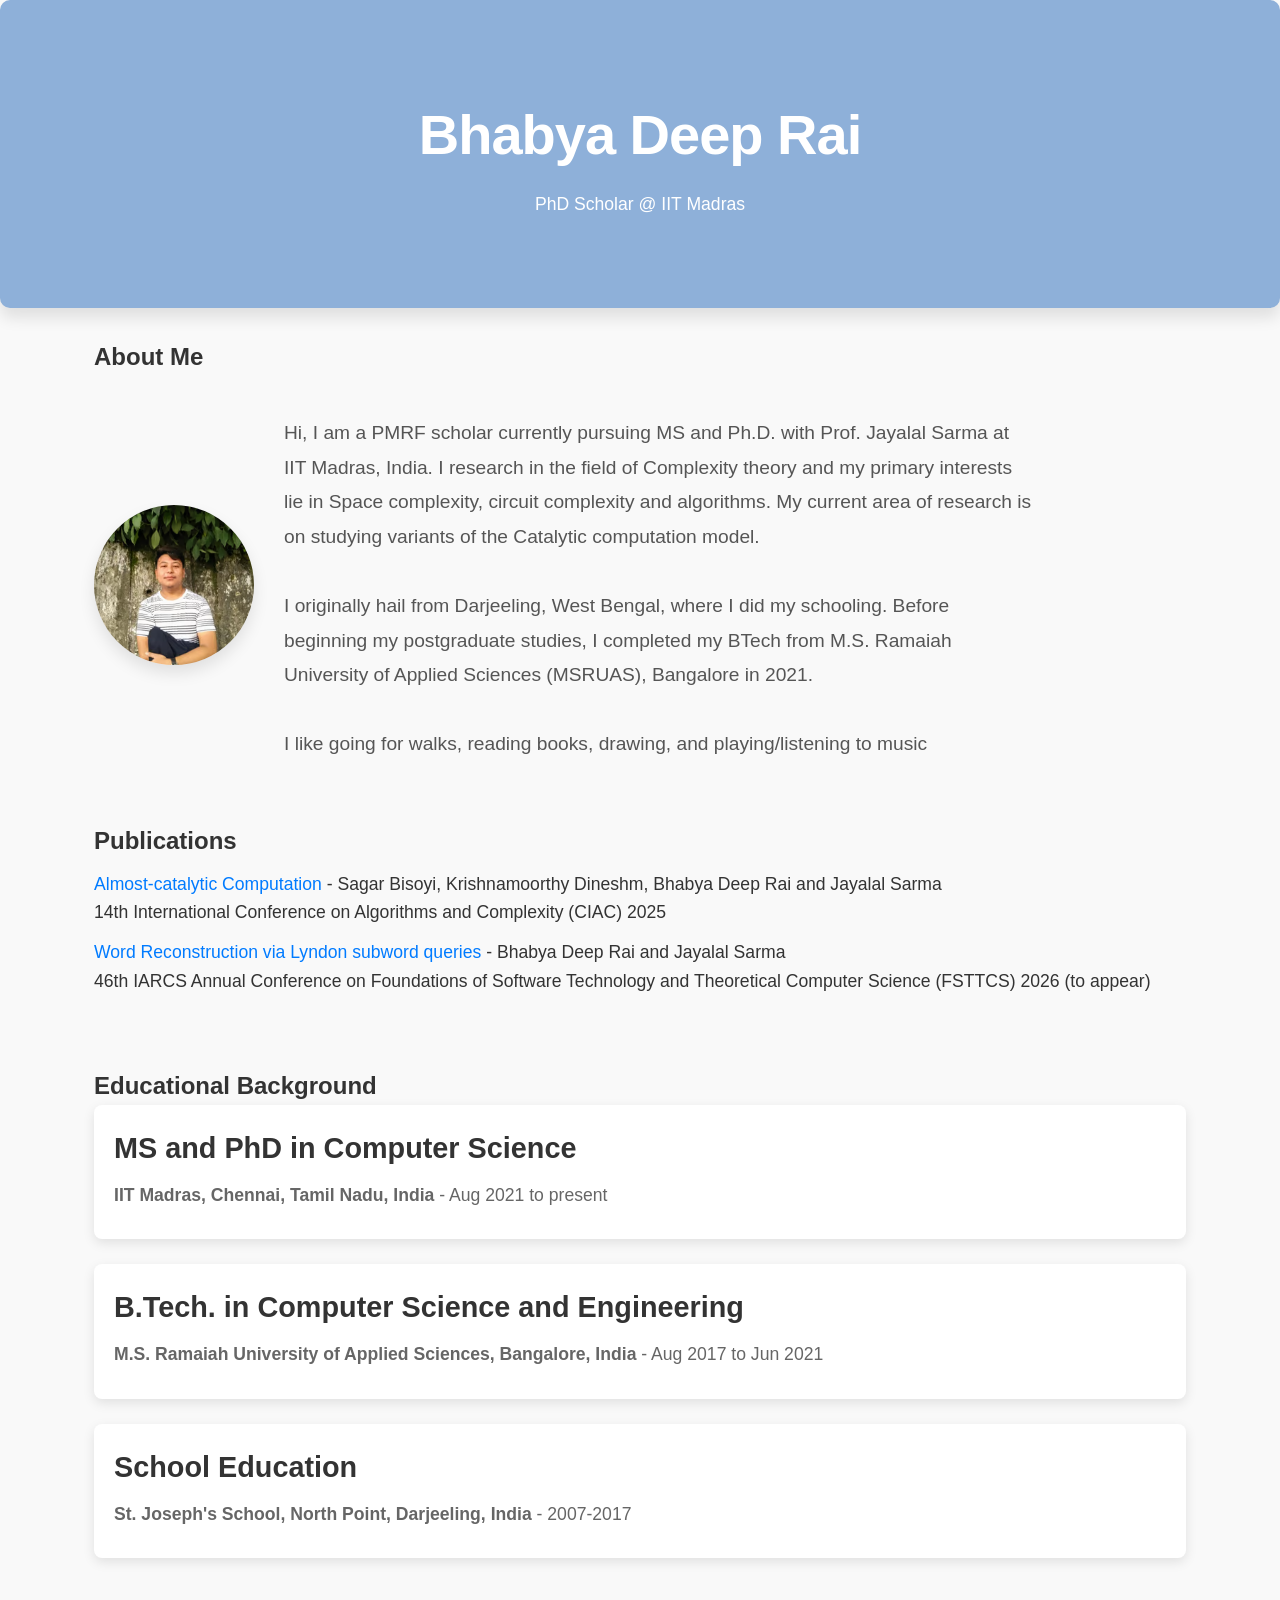
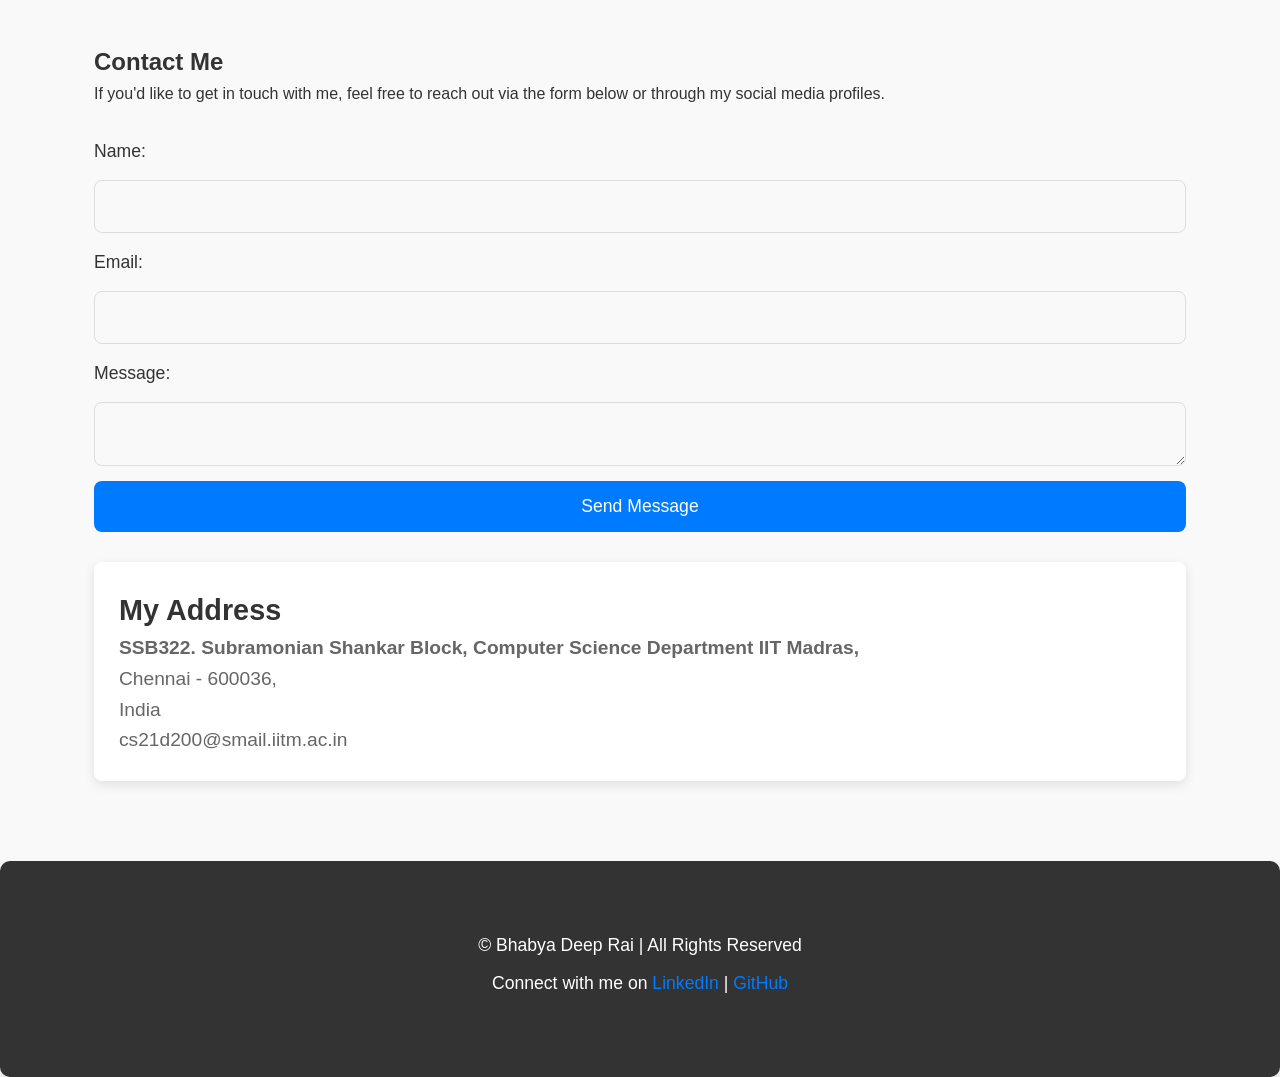
<file: index.html>
<!DOCTYPE html>
<html lang="en">
<head>
    <meta charset="UTF-8">
    <meta name="viewport" content="width=device-width, initial-scale=1.0">
    <meta name="description" content="Research Portfolio of [Your Name]">
    <title>Bhabya Deep Rai | Homepage</title>
    <link rel="stylesheet" href="styles.css">
</head>
<body>

    <!-- Header -->
    <header>
        <div class="container">
            <h1>Bhabya Deep Rai</h1>
            <p>PhD Scholar @ IIT Madras</p>
        </div>
    </header>


<!-- About Me Section -->
    <section id="about" class="container">
        <h2>About Me</h2>
        <div class="about-content">
            <!-- Image Section -->
            <div class="about-photo">
                <img src="bhabya.jpg" alt="Bhabya" />
            </div>
            <!-- Text Section -->
            <div class="about-text">
                <p>   Hi, I am a  PMRF scholar currently pursuing MS and Ph.D. with Prof. Jayalal Sarma at IIT Madras, India. I research in the field of Complexity theory and my primary interests lie in Space complexity, circuit complexity and algorithms. My current area of research is on studying variants of the Catalytic computation model.</p>
<br>
<p>   I originally hail from Darjeeling, West Bengal, where I did my schooling. Before beginning my postgraduate studies, I completed my BTech from M.S. Ramaiah University of Applied Sciences (MSRUAS), Bangalore in 2021. </p>
<br>
<p>   I like going for walks, reading books, drawing, and playing/listening to music</p>
            </div>
        </div>
    </section>


    <!-- Publications Section -->
    <section id="publications" class="container">
        <h2>Publications</h2>
        <ul>
            <li><a href="https://arxiv.org/abs/2409.07208" target="_blank">Almost-catalytic Computation</a> - Sagar Bisoyi, Krishnamoorthy Dineshm, Bhabya Deep Rai and Jayalal Sarma 
            <br>14th International Conference on Algorithms and Complexity (CIAC) 2025</li>

			<li><a href="" target="_blank">Word Reconstruction via Lyndon subword queries</a> - Bhabya Deep Rai and Jayalal Sarma 
            <br>46th IARCS Annual Conference on Foundations of Software Technology and Theoretical Computer Science (FSTTCS) 2026 (to appear)</li>
            
        </ul>
    </section>
    
    <!-- Educational Background Section -->
    <section id="education" class="container">
        <h2>Educational Background</h2>
        <div class="education-item">
            <h3>MS and PhD in Computer Science</h3>
            <p><strong>IIT Madras, Chennai, Tamil Nadu, India</strong> - Aug 2021 to present</p>
            
        </div>
        
        <div class="education-item">
            <h3>B.Tech. in Computer Science and Engineering</h3>
            <p><strong>M.S. Ramaiah University of Applied Sciences, Bangalore, India</strong> - Aug 2017 to Jun 2021</p>
            
        </div>
        
	<div class="education-item">
            <h3>School Education</h3>
            <p><strong>St. Joseph's School, North Point, Darjeeling, India </strong> - 2007-2017
</p>
            
        </div>
    </section>


    <!-- Contact Section -->
    <section id="contact" class="container">
        <h2>Contact Me</h2>
        <p>If you'd like to get in touch with me, feel free to reach out via the form below or through my social media profiles.</p>
        
        <!-- Contact Form -->
        <form action="#" method="POST">
            <label for="name">Name:</label>
            <input type="text" id="name" name="name" required>

            <label for="email">Email:</label>
            <input type="email" id="email" name="email" required>

            <label for="message">Message:</label>
            <textarea id="message" name="message" required></textarea>

            <button type="submit">Send Message</button>
        </form>
        
        <!-- Address Info -->
        <div class="address">
            <h3>My Address</h3>
            <p><strong>SSB322. Subramonian Shankar Block, Computer Science Department

IIT Madras,</strong></p>
            <p> Chennai - 600036, </p>
            <p>India</p>
            
            <p>cs21d200@smail.iitm.ac.in</p>
        </div>
    </section>


    <!-- Footer -->
    <footer>
        <div class="container">
            <p>&copy; Bhabya Deep Rai | All Rights Reserved</p>
            <p>Connect with me on <a href="https://www.linkedin.com/in/bhabya-deep-rai-458296169/" target="_blank">LinkedIn</a> | <a href="https://github.com/Bhabya23" target="_blank">GitHub</a></p>
        </div>
    </footer>

</body>
</html>
</file>
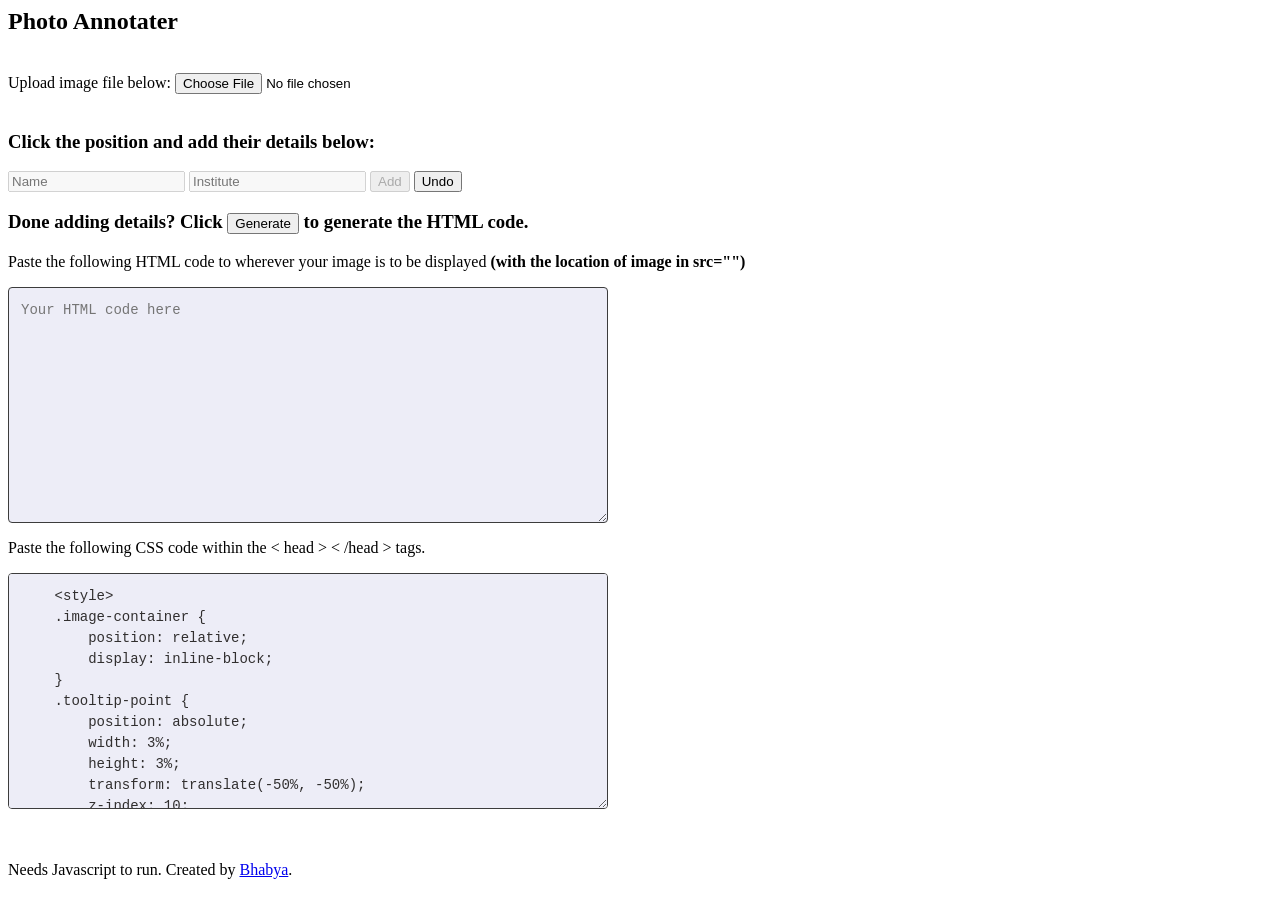
<file: annotator/index.html>
<!-- saved from url=(0061)https://www.imsc.res.in/~meena/CT-update-meeting-Jan2026.html -->
<html>
<head><meta http-equiv="Content-Type" content="text/html; charset=windows-1252" >
<title>
   Photo annotater
</title>

<script>
  // initialize stack for undo operation.
  const stack=[0];
  function getTop(){
    return stack[stack.length - 1]; 
  }

  //make sure that only one person is added at a time
  var liveFlag=false;
  
  //define class for each item (participant)
  class Item {
    constructor(name, insti, leftPos, topPos) {
      this.name = name;
      this.insti = insti;
      this.leftPos = leftPos;
      this.rightPos = rightPos;       
    }
  }

  const itemList = [];
  // initialize global 
</script>

<!-- <link rel="stylesheet" href="styles/style.css"> -->

<style>

.image-container {
    position: relative;
    display: inline-block;
}

.tooltip-point {
    position: absolute;
    width: 3%;
    height: 3%;
    transform: translate(-50%, -50%);
    background: rgba(255, 0, 0, 0.3);
    z-index: 10;
    border: 50%;
}

/* The actual tooltip */
.tooltip-point::after {
    content: attr(data-tooltip);
    position: absolute;

    bottom: 100%;
    left: 50%;
    transform: translateX(-50%);

    background: black;
    color: white;
    padding: 5px 8px;
    border-radius: 4px;

    white-space: nowrap;

    opacity: 0;
    visibility: hidden;
    pointer-events: none;

    transition: opacity 0.15s;
}

/* Show tooltip when hovering */
.tooltip-point:hover::after {
    opacity: 1;
    visibility: visible;
}

/* Selects any element with a data-tooltip attribute */
[data-tooltip]::after {
  content: attr(data-tooltip);
  white-space: pre-line;
  width: max-content;
}

.code-editor {
            font-family: 'Courier New', Courier, monospace;
            font-size: 14px;
            line-height: 1.5;
            
            /* Sizing and layout */
            width: 100%;
            max-width: 600px;
            box-sizing: border-box;
            padding: 12px;
            
            /* Dark-mode developer theme styling */
            background-color: #ededf7;
            color: #312f2f;
            border: 1px solid #3c3c3c;
            border-radius: 4px;
            white-space: pre;
            overflow-x: auto;
        }
</style>
</head>

  <h2> Photo Annotater</h2>
  
  <br>
 Upload image file below: 
<input type="file" id="imageInput" accept="image/*">

<br>
<div class="image-container" id="img-div">
    <img id="preview" style="max-width: 500px; display: none;">

    <!-- <div class="tooltip-point"
         style="left: 20%; top: 30%;"
         data-tooltip="something">
    </div> -->

</div>

<br><br>

<h3>Click the position and add their details below:</h3>
<input class="da-input" type="text" placeholder="Name" disabled="true" id="ip-name">
<input class="da-input" type="text" placeholder="Institute" disabled="true" id="ip-insti">
<input class="da-input" type="button" value="Add" disabled="true" id="ip-add-btn">
<input type="button" value="Undo" id="undo-btn">

<h3>Done adding details? Click <input type="button" value="Generate" id="gen-btn"> to generate the HTML code.</h3>

<p>Paste the following HTML code to wherever your image is to be displayed <b>(with the location of image in src="")</b></p>
 <textarea readonly 
        id="HTML-code"
        class="code-editor" 
        rows="10" 
        cols="50" 
        spellcheck="false" 
        wrap="off" 
        placeholder="Your HTML code here"
        aria-labelledby="code-label"></textarea>

  <br>
  <p>Paste the following CSS code within the &lt head &gt &lt /head &gt tags.</p>
  <textarea readonly
    id="CSS-code"
    class="code-editor" 
    rows="10" 
    cols="50" 
    spellcheck="false" 
    wrap="off" 
    placeholder="Your CSS code here"
    aria-labelledby="code-label">
    &ltstyle&gt
    .image-container {
        position: relative;
        display: inline-block;
    }
    .tooltip-point {
        position: absolute;
        width: 3%;
        height: 3%;
        transform: translate(-50%, -50%);
        z-index: 10;
        border: 50%;
        cursor: pointer;
    }
    /* The actual tooltip */
    .tooltip-point::after {
        content: attr(data-tooltip);
        position: absolute;

        bottom: 100%;
        left: 50%;
        transform: translateX(-50%);

        background: black;
        color: white;
        padding: 5px 8px;
        border-radius: 4px;

        white-space: nowrap;

        opacity: 0;
        visibility: hidden;
        pointer-events: none;

        transition: opacity 0.15s;
    }
    /* Show tooltip when hovering */
    .tooltip-point:hover::after {
        opacity: 1;
        visibility: visible;
        background: rgba(27, 27, 27, 0.658);
    }
    /* Selects any element with a data-tooltip attribute */
    [data-tooltip]::after {
      content: attr(data-tooltip);
      white-space: pre-line;
      width: max-content;
    }
    &lt/style&gt
    </textarea>

<script>

// Preview uploaded image
const input = document.getElementById("imageInput");
const preview = document.getElementById("preview");

input.addEventListener("change", () => {
    const file = input.files[0];

    if (!file) return;

    const url = URL.createObjectURL(file);

    preview.src = url;
    preview.style.display = "block";
});
</script>

<script>//Get image-click position
const div = document.getElementById("img-div");

div.addEventListener("click", (event) => {

    if (liveFlag == false){
      //enable add input fields
    enableInputs();

    const rect = div.getBoundingClientRect();

    const x = event.clientX - rect.left;
    const y = event.clientY - rect.top;

    const xPercent = (x / rect.width) * 100;
    const yPercent = (y / rect.height) * 100;

    console.log("Percentages", xPercent, yPercent);

    //Prepare new divs:
    const inDiv = document.createElement("div");
    i = getTop()+1;

    inDiv.setAttribute("class","tooltip-point");
    inDiv.setAttribute("style","left: "+xPercent+"%; top: "+ yPercent +"%;");
    inDiv.setAttribute("data-tooltip", "Add name and institute");
    inDiv.setAttribute("id", "item"+i);

    //Add new div
    div.appendChild(inDiv);
    stack.push(i);
    console.log(stack);

    }
    liveFlag = true;

});

function enableInputs(){
  const daInputs = document.getElementsByClassName("da-input");
  for (const daInput of daInputs) {
    daInput.disabled = false;
  }
}

function disableInputs(){
  const daInputs = document.getElementsByClassName("da-input");
  for (const daInput of daInputs) {
    daInput.disabled = true;
  }
}

//Add details functionality

const addBtn = document.getElementById("ip-add-btn");
const itemName = document.getElementById("ip-name");
const itemInsti = document.getElementById("ip-insti");
addBtn.addEventListener("click",  (event) => {
    console.log(itemName.value, itemInsti.value, getTop());
    currItem = document.getElementById("item"+getTop());
    currItem.setAttribute("data-tooltip", itemName.value+'\n'+itemInsti.value);

    itemName.value = "";
    itemInsti.value = "";
    disableInputs();

    liveFlag=false;
}
);

</script>

<script>
  // Undo functionality
  const undoBtn = document.getElementById("undo-btn");
  undoBtn.addEventListener("click", (event) => {
    var top = stack.pop();
    console.log(top);

    if (top==0){
      stack.push(top);
    }
    else{
        const badItem = document.getElementById("item"+top);
        badItem.remove();
    }
    liveFlag = false;
  });
</script>

<script>
  // Generate functionality
  genBtn = document.getElementById("gen-btn");
  htmlCodeArea = document.getElementById("HTML-code");

  genBtn.addEventListener("click", (event)=>{
    htmlCodeArea.value = "<div class=\"image-container\" id=\"img-div\"> \n <img width=\"500\" src=\"\"> \n";

    for(let i = 1; i <= getTop(); i++){
        itemId = "item"+i;

        currItem = document.getElementById(itemId);
        leftPercent = currItem.style.left;
        topPercent = currItem.style.top;
        tooltipText = currItem.getAttribute("data-tooltip");
        divToAdd = "<div class=\"tooltip-point\" style=\"left: "+leftPercent+" ; top:"+topPercent+";\" data-tooltip=\""+tooltipText+"\"></div>";
        console.log(divToAdd);

        htmlCodeArea.value = htmlCodeArea.value+divToAdd+"\n";
    }

    htmlCodeArea.value = htmlCodeArea.value+"\n </div>";
  });
</script>

</body>

<br><br><br>
<footer>
  <p>Needs Javascript to run. Created by <a href="http://raibhabya.com">Bhabya</a>.</p>
</footer>
</html>
</file>
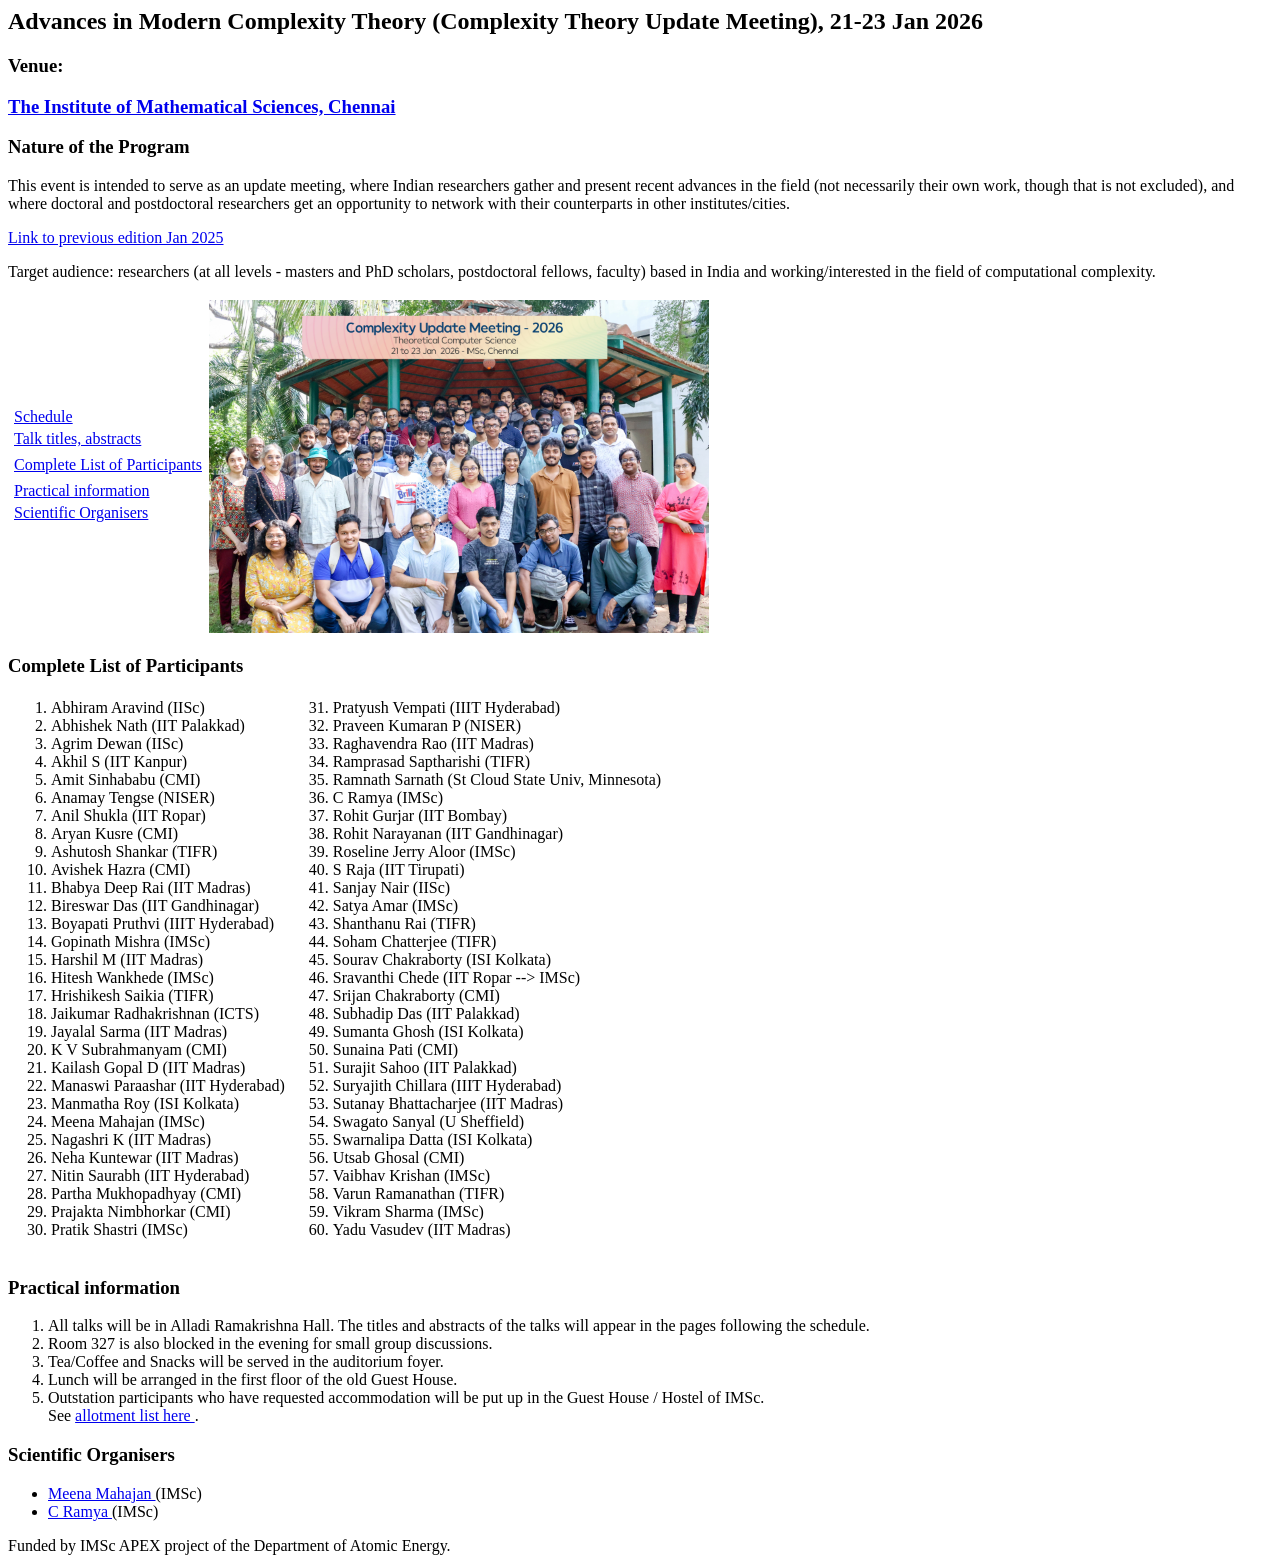
<file: comp_update_demo/index.html>
<!-- saved from url=(0061)https://www.imsc.res.in/~meena/CT-update-meeting-Jan2026.html -->
<html><head><meta http-equiv="Content-Type" content="text/html; charset=windows-1252" >
<title>
  Complexity Theory Update Meeting
</title>
<link rel="stylesheet" href="styles/style.css">
</head>

<body ontouchstart="">
  <h2> Advances in Modern Complexity Theory (Complexity Theory Update Meeting), 21-23 Jan 2026</h2>

<p>
</p><p></p><h3><a name="Venue"> Venue: </a></h3>
<h3>
<a href="https://www.imsc.res.in/">The Institute of Mathematical Sciences, Chennai</a></h3> 

<p>
</p><p></p><h3><a name="Nature"> Nature of the Program </a></h3>

<p>
This event is intended to serve as an update meeting, where Indian
researchers gather and present recent advances in the field (not
necessarily their own work, though that is not excluded), and where
doctoral and postdoctoral researchers get an opportunity to network
with their counterparts in other institutes/cities. 
</p><p>

<a href="https://www.imsc.res.in/~meena/CT-update-meeting-Jan2025.html">
    Link to previous edition Jan 2025</a>

</p><p>
Target audience: researchers (at all levels - masters and PhD
scholars, postdoctoral fellows, faculty) based in India and working/interested  in
the field of computational complexity.

</p><p>

</p><p>
  <table>
    <tbody><tr>
      <td>
<table>
<tbody><tr> <td> <a href="https://www.imsc.res.in/~meena/CT-update-Jan26/schedule.pdf"> Schedule  </a>  </td></tr>
<tr> <td> <a href="https://www.imsc.res.in/~meena/CT-update-Jan26/talk-details26.pdf"> Talk titles, abstracts </a>  </td></tr>
<tr> <td> </td></tr>
<tr> <td> <a href="https://www.imsc.res.in/~meena/CT-update-meeting-Jan2026.html#Participants"> 
    Complete List of Participants </a> </td></tr>
<tr> <td> </td></tr>
<tr> <td> <a href="https://www.imsc.res.in/~meena/CT-update-meeting-Jan2026.html#Practical"> Practical information </a>  </td></tr>
<tr> <td> <a href="https://www.imsc.res.in/~meena/CT-update-meeting-Jan2026.html#Organisers"> Scientific Organisers </a> </td></tr>
<tr> <td> </td></tr>
</tbody></table>
</td><td>









  <div class="image-container">
      <!-- <a href="https://www.imsc.res.in/~meena/CT-update-Jan26/Group-photo-2026-hi-res.jpg"><br></a>  -->
    <img width="500" src="./Complexity Theory Update Meeting_files/Group-photo.jpeg">

    
    <!-- Row 4 -->
    <div class="hotspot area-amit">
      <span class="tooltip-text">Amit Sinhababu <br> CMI</span>
    </div>

    <div class="hotspot area-agrim">
      <span class="tooltip-text">Agrim Dewan <br> IISc</span>
    </div>

    <div class="hotspot area-hitesh">
      <span class="tooltip-text">Hitesh Wankhede <br> IMSc</span>
    </div>

    <div class="hotspot area-anil">
      <span class="tooltip-text"> Anil Shukla <br> IIT Ropar</span>
    </div>
    <!-- Row 5 -->

    <div class="hotspot area-ramya">
      <span class="tooltip-text">Ramya C <br> IMSc</span>
    </div>

    <div class="hotspot area-meena">
      <span class="tooltip-text">Meena Mahajan <br> IMSc</span>
    </div>

    <div class="hotspot area-subhadip">
      <span class="tooltip-text">Subhadip Das <br> IIT Palakkad</span>
    </div>

    <div class="hotspot area-abhiram">
      <span class="tooltip-text">Abhiram Aravind <br> IISc</span>
    </div>

    <div class="hotspot area-roseline">
      <span class="tooltip-text">Roseline Jerry Aloor <br> IMSc</span>
    </div>

    <div class="hotspot area-neha">
      <span class="tooltip-text">Neha Pradip Kuntewar <br> IIT Madras</span>
    </div>

    <div class="hotspot area-swarnalipa">
      <span class="tooltip-text">Swarnalipa Datta <br> ISI Kolkata</span>
    </div>

    <div class="hotspot area-nagashri">
      <span class="tooltip-text">Nagashri K <br> IIT Madras</span>
    </div>

    <div class="hotspot area-akhil">
      <span class="tooltip-text">Akhil S <br> IIT Kanpur</span>
    </div>

    <div class="hotspot area-surajit">
      <span class="tooltip-text">Surajit <br> IIT Palakkad</span>
    </div>

    <div class="hotspot area-ashutosh">
      <span class="tooltip-text">Ashutosh Shankar <br> TIFR </span>
    </div> 

    <div class="hotspot area-prajakta">
      <span class="tooltip-text">Prajakta Nimbhorkar <br> CMI </span>
    </div>

    <!-- Bottom row -->

     <div class="hotspot area-sravanthi">
      <span class="tooltip-text">Sravanthi Chede <br> IMSc </span>
    </div>

  </div>
  
    </td></tr>
  </tbody></table>
  
</p><p> </p><h3><a name="Participants">Complete List of Participants</a></h3>
<table>
<tbody><tr>
<td>
<ol>
<li> Abhiram Aravind (IISc)
</li><li> Abhishek Nath (IIT Palakkad)
</li><li> Agrim Dewan (IISc)
</li><li> Akhil S (IIT Kanpur)
</li><li> Amit Sinhababu (CMI)
</li><li> Anamay Tengse (NISER)
</li><li> Anil Shukla (IIT Ropar)
</li><li> Aryan Kusre (CMI)
</li><li> Ashutosh Shankar (TIFR)
</li><li> Avishek Hazra (CMI)  
</li><li> Bhabya Deep Rai (IIT Madras)
</li><li> Bireswar Das (IIT Gandhinagar)
</li><li> Boyapati Pruthvi (IIIT Hyderabad)
</li><li> Gopinath Mishra (IMSc)
</li><li> Harshil M  (IIT Madras)
</li><li> Hitesh Wankhede (IMSc)
</li><li> Hrishikesh Saikia (TIFR)
</li><li> Jaikumar Radhakrishnan (ICTS)
</li><li> Jayalal Sarma (IIT Madras)
</li><li> K V Subrahmanyam (CMI)
</li><li> Kailash Gopal D (IIT Madras)
</li><li> Manaswi Paraashar (IIT Hyderabad)
</li><li> Manmatha Roy (ISI Kolkata)
</li><li> Meena Mahajan (IMSc)
</li><li> Nagashri K  (IIT Madras)
</li><li> Neha  Kuntewar  (IIT Madras)
</li><li> Nitin Saurabh (IIT Hyderabad)
</li><li> Partha Mukhopadhyay (CMI)
</li><li> Prajakta Nimbhorkar (CMI)
</li><li> Pratik Shastri (IMSc)
</li></ol>
</td><td valign="top">
</td>
<td valign="top">
<ol start="31">
<li> Pratyush Vempati (IIIT Hyderabad)
</li><li> Praveen Kumaran P (NISER) 
</li><li> Raghavendra Rao (IIT Madras)
</li><li> Ramprasad Saptharishi (TIFR)
</li><li> Ramnath Sarnath (St Cloud State Univ, Minnesota)  
</li><li> C Ramya (IMSc)
</li><li> Rohit Gurjar (IIT Bombay)
</li><li> Rohit Narayanan (IIT Gandhinagar)
</li><li> Roseline Jerry Aloor (IMSc)
</li><li> S Raja (IIT Tirupati)
</li><li> Sanjay Nair (IISc)
</li><li> Satya Amar (IMSc)
</li><li> Shanthanu Rai (TIFR)
</li><li> Soham Chatterjee (TIFR)
</li><li> Sourav Chakraborty (ISI Kolkata)
</li><li> Sravanthi Chede (IIT Ropar --&gt; IMSc)
</li><li> Srijan Chakraborty (CMI)
</li><li> Subhadip Das (IIT Palakkad)
</li><li> Sumanta Ghosh (ISI Kolkata) 
</li><li> Sunaina Pati (CMI) 
</li><li> Surajit Sahoo (IIT Palakkad)
</li><li> Suryajith Chillara (IIIT Hyderabad)
</li><li> Sutanay Bhattacharjee (IIT Madras)
</li><li> Swagato Sanyal (U Sheffield)
</li><li> Swarnalipa Datta (ISI Kolkata)
</li><li> Utsab Ghosal (CMI)
</li><li> Vaibhav Krishan (IMSc)
</li><li> Varun Ramanathan (TIFR)
</li><li> Vikram Sharma (IMSc)
</li><li> Yadu Vasudev (IIT Madras)
</li></ol>
</td></tr></tbody></table>

<p></p><h3><a name="Practical"> Practical information </a></h3>
  <ol>
    <li>
All talks will be in Alladi Ramakrishna Hall. The titles and abstracts of the talks will appear in the pages following the schedule.
    </li><li> Room 327 is also blocked in the evening for small group discussions.
    </li><li> Tea/Coffee and Snacks will be served in the auditorium foyer.
    </li><li> Lunch will be arranged in the first floor of the old Guest House.
    </li><li>
Outstation participants who have requested accommodation 
will be put up in the Guest House / Hostel of IMSc. <br>
See <a href="https://www.imsc.res.in/~meena/CT-update-Jan26/acco-list.html"> allotment list
here </a>.
<!--
<li> 
Eduroam will work without authentication for users with eduroam access from
their institute. For others, wifi access can be arranged.
-->
</li></ol>
  
<p>
</p><p></p><h3><a name="Organisers"> Scientific Organisers </a></h3>
<ul>
<li> 
<a href="https://www.imsc.res.in/~meena">
Meena Mahajan 
</a> 
(IMSc)

</li><li> 
<a href="https://sites.google.com/cse.iitm.ac.in/c-ramya">
C Ramya
</a> 
(IMSc)

</li></ul>

Funded by IMSc APEX project of the Department of Atomic Energy.


<script type="module" src="./Complexity Theory Update Meeting_files/v4513226cdae34746b4dedf0b4dfa099e1781791509496" integrity="sha512-ZE9pZaUXND66v380QUtch/5sE9tPFh2zg45pR2PB0CVkCtOREv2AJKkSidISWkysEuQ0EH8faUU5du78bx87UQ==" data-cf-beacon="{&quot;version&quot;:&quot;2024.11.0&quot;,&quot;token&quot;:&quot;98bd1bee61c74104b4eee8cb1fb97585&quot;,&quot;r&quot;:1}" crossorigin="anonymous"></script>

</body></html>
</file>
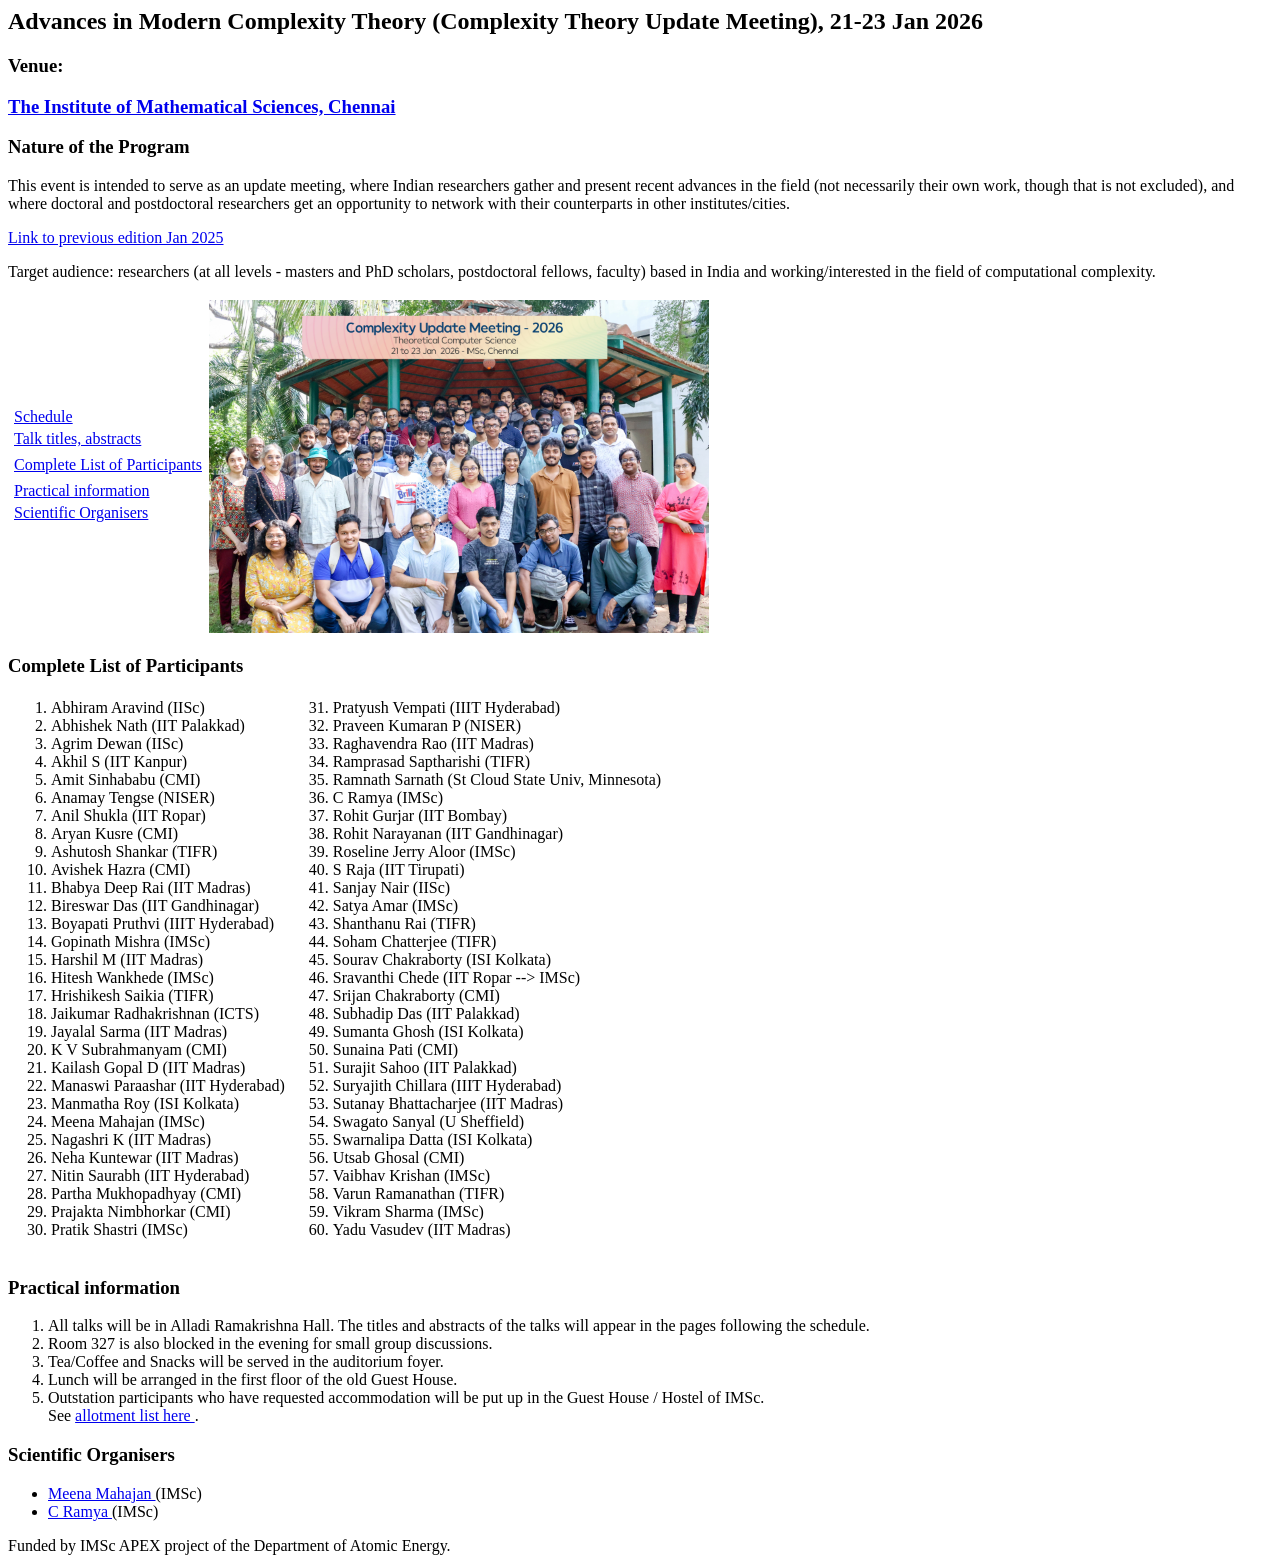
<file: comp_update_demo/Complexity Theory Update Meeting.html>
<!-- saved from url=(0061)https://www.imsc.res.in/~meena/CT-update-meeting-Jan2026.html -->
<html><head><meta http-equiv="Content-Type" content="text/html; charset=windows-1252" >
<title>
  Complexity Theory Update Meeting
</title>
<link rel="stylesheet" href="styles/style.css">
</head>

<body>
  <h2> Advances in Modern Complexity Theory (Complexity Theory Update Meeting), 21-23 Jan 2026</h2>

<p>
</p><p></p><h3><a name="Venue"> Venue: </a></h3>
<h3>
<a href="https://www.imsc.res.in/">The Institute of Mathematical Sciences, Chennai</a></h3> 

<p>
</p><p></p><h3><a name="Nature"> Nature of the Program </a></h3>

<p>
This event is intended to serve as an update meeting, where Indian
researchers gather and present recent advances in the field (not
necessarily their own work, though that is not excluded), and where
doctoral and postdoctoral researchers get an opportunity to network
with their counterparts in other institutes/cities. 
</p><p>

<a href="https://www.imsc.res.in/~meena/CT-update-meeting-Jan2025.html">
    Link to previous edition Jan 2025</a>

</p><p>
Target audience: researchers (at all levels - masters and PhD
scholars, postdoctoral fellows, faculty) based in India and working/interested  in
the field of computational complexity.

</p><p>

</p><p>
  <table>
    <tbody><tr>
      <td>
<table>
<tbody><tr> <td> <a href="https://www.imsc.res.in/~meena/CT-update-Jan26/schedule.pdf"> Schedule  </a>  </td></tr>
<tr> <td> <a href="https://www.imsc.res.in/~meena/CT-update-Jan26/talk-details26.pdf"> Talk titles, abstracts </a>  </td></tr>
<tr> <td> </td></tr>
<tr> <td> <a href="https://www.imsc.res.in/~meena/CT-update-meeting-Jan2026.html#Participants"> 
    Complete List of Participants </a> </td></tr>
<tr> <td> </td></tr>
<tr> <td> <a href="https://www.imsc.res.in/~meena/CT-update-meeting-Jan2026.html#Practical"> Practical information </a>  </td></tr>
<tr> <td> <a href="https://www.imsc.res.in/~meena/CT-update-meeting-Jan2026.html#Organisers"> Scientific Organisers </a> </td></tr>
<tr> <td> </td></tr>
</tbody></table>
</td><td>









  <div class="image-container">
      <!-- <a href="https://www.imsc.res.in/~meena/CT-update-Jan26/Group-photo-2026-hi-res.jpg"><br></a>  -->
    <img width="500" src="./Complexity Theory Update Meeting_files/Group-photo.jpeg">

    <!-- Hotspot for a specific part (e.g., top-left area) -->

    <div class="hotspot area-ramya">
      <span class="tooltip-text">Ramya C <br> IMSc</span>
    </div>

    <div class="hotspot area-meena">
      <span class="tooltip-text">Meena Mahajan <br> IMSc</span>
    </div>

    <!-- Hotspot for another part (e.g., bottom-right area) -->
    <div class="hotspot area-subhadip">
      <span class="tooltip-text">Subhadip Das <br> IIT Pkd</span>
    </div>

  </div>
  
    </td></tr>
  </tbody></table>
  
</p><p> </p><h3><a name="Participants">Complete List of Participants</a></h3>
<table>
<tbody><tr>
<td>
<ol>
<li> Abhiram Aravind (IISc)
</li><li> Abhishek Nath (IIT Palakkad)
</li><li> Agrim Dewan (IISc)
</li><li> Akhil S (IIT Kanpur)
</li><li> Amit Sinhababu (CMI)
</li><li> Anamay Tengse (NISER)
</li><li> Anil Shukla (IIT Ropar)
</li><li> Aryan Kusre (CMI)
</li><li> Ashutosh Shankar (TIFR)
</li><li> Avishek Hazra (CMI)  
</li><li> Bhabya Deep Rai (IIT Madras)
</li><li> Bireswar Das (IIT Gandhinagar)
</li><li> Boyapati Pruthvi (IIIT Hyderabad)
</li><li> Gopinath Mishra (IMSc)
</li><li> Harshil M  (IIT Madras)
</li><li> Hitesh Wankhede (IMSc)
</li><li> Hrishikesh Saikia (TIFR)
</li><li> Jaikumar Radhakrishnan (ICTS)
</li><li> Jayalal Sarma (IIT Madras)
</li><li> K V Subrahmanyam (CMI)
</li><li> Kailash Gopal D (IIT Madras)
</li><li> Manaswi Paraashar (IIT Hyderabad)
</li><li> Manmatha Roy (ISI Kolkata)
</li><li> Meena Mahajan (IMSc)
</li><li> Nagashri K  (IIT Madras)
</li><li> Neha  Kuntewar  (IIT Madras)
</li><li> Nitin Saurabh (IIT Hyderabad)
</li><li> Partha Mukhopadhyay (CMI)
</li><li> Prajakta Nimbhorkar (CMI)
</li><li> Pratik Shastri (IMSc)
</li></ol>
</td><td valign="top">
</td>
<td valign="top">
<ol start="31">
<li> Pratyush Vempati (IIIT Hyderabad)
</li><li> Praveen Kumaran P (NISER) 
</li><li> Raghavendra Rao (IIT Madras)
</li><li> Ramprasad Saptharishi (TIFR)
</li><li> Ramnath Sarnath (St Cloud State Univ, Minnesota)  
</li><li> C Ramya (IMSc)
</li><li> Rohit Gurjar (IIT Bombay)
</li><li> Rohit Narayanan (IIT Gandhinagar)
</li><li> Roseline Jerry Aloor (IMSc)
</li><li> S Raja (IIT Tirupati)
</li><li> Sanjay Nair (IISc)
</li><li> Satya Amar (IMSc)
</li><li> Shanthanu Rai (TIFR)
</li><li> Soham Chatterjee (TIFR)
</li><li> Sourav Chakraborty (ISI Kolkata)
</li><li> Sravanthi Chede (IIT Ropar --&gt; IMSc)
</li><li> Srijan Chakraborty (CMI)
</li><li> Subhadip Das (IIT Palakkad)
</li><li> Sumanta Ghosh (ISI Kolkata) 
</li><li> Sunaina Pati (CMI) 
</li><li> Surajit Sahoo (IIT Palakkad)
</li><li> Suryajith Chillara (IIIT Hyderabad)
</li><li> Sutanay Bhattacharjee (IIT Madras)
</li><li> Swagato Sanyal (U Sheffield)
</li><li> Swarnalipa Datta (ISI Kolkata)
</li><li> Utsab Ghosal (CMI)
</li><li> Vaibhav Krishan (IMSc)
</li><li> Varun Ramanathan (TIFR)
</li><li> Vikram Sharma (IMSc)
</li><li> Yadu Vasudev (IIT Madras)
</li></ol>
</td></tr></tbody></table>

<p></p><h3><a name="Practical"> Practical information </a></h3>
  <ol>
    <li>
All talks will be in Alladi Ramakrishna Hall. The titles and abstracts of the talks will appear in the pages following the schedule.
    </li><li> Room 327 is also blocked in the evening for small group discussions.
    </li><li> Tea/Coffee and Snacks will be served in the auditorium foyer.
    </li><li> Lunch will be arranged in the first floor of the old Guest House.
    </li><li>
Outstation participants who have requested accommodation 
will be put up in the Guest House / Hostel of IMSc. <br>
See <a href="https://www.imsc.res.in/~meena/CT-update-Jan26/acco-list.html"> allotment list
here </a>.
<!--
<li> 
Eduroam will work without authentication for users with eduroam access from
their institute. For others, wifi access can be arranged.
-->
</li></ol>
  
<p>
</p><p></p><h3><a name="Organisers"> Scientific Organisers </a></h3>
<ul>
<li> 
<a href="https://www.imsc.res.in/~meena">
Meena Mahajan 
</a> 
(IMSc)

</li><li> 
<a href="https://sites.google.com/cse.iitm.ac.in/c-ramya">
C Ramya
</a> 
(IMSc)

</li></ul>

Funded by IMSc APEX project of the Department of Atomic Energy.


<script type="module" src="./Complexity Theory Update Meeting_files/v4513226cdae34746b4dedf0b4dfa099e1781791509496" integrity="sha512-ZE9pZaUXND66v380QUtch/5sE9tPFh2zg45pR2PB0CVkCtOREv2AJKkSidISWkysEuQ0EH8faUU5du78bx87UQ==" data-cf-beacon="{&quot;version&quot;:&quot;2024.11.0&quot;,&quot;token&quot;:&quot;98bd1bee61c74104b4eee8cb1fb97585&quot;,&quot;r&quot;:1}" crossorigin="anonymous"></script>

</body></html>
</file>
<file: styles.css>
/* Universal Reset */
* {
    margin: 0;
    padding: 0;
    box-sizing: border-box;
}

body {
    font-family: 'Segoe UI', Tahoma, Geneva, Verdana, sans-serif;
    line-height: 1.6;
    background-color: #f9f9f9; /* Soft background color */
    color: #333;
}

/* Container for the content */
.container {
    width: 90%;
    max-width: 1200px;
    margin: 0 auto;
    padding: 30px;
}

/* Header Section */
header {
    background-color: #8eb0d9; /* Bright blue background */
    color: white;
    text-align: center;
    padding: 60px 0;
    border-radius: 10px;
    box-shadow: 0 10px 15px rgba(0, 0, 0, 0.1);
}

header h1 {
    font-size: 3.5em;
    letter-spacing: -1px;
    margin-bottom: 10px;
    font-weight: 600;
}

header p {
    font-size: 1.1em;
    font-weight: 400;
}

/* About Me Section */
.about-content {
    display: flex;
    flex-direction: row;
    align-items: center;
    gap: 30px;
    margin-top: 40px;
    transition: all 0.3s ease;
}

.about-photo img {
    width: 160px;
    height: 160px;
    border-radius: 50%;
    object-fit: cover;
    box-shadow: 0 8px 16px rgba(0, 0, 0, 0.1);
    transition: transform 0.3s ease-in-out;
}

.about-photo img:hover {
    transform: scale(1.1);
}

.about-text {
    max-width: 750px;
    font-size: 1.2em;
    color: #555;
    line-height: 1.8;
}

/* Education & Project Section */
.education-item, .project {
    background-color: white;
    padding: 20px;
    margin-bottom: 25px;
    border-radius: 8px;
    box-shadow: 0 4px 12px rgba(0, 0, 0, 0.1);
    transition: transform 0.3s ease, box-shadow 0.3s ease;
}

.education-item:hover, .project:hover {
    transform: translateY(-10px);
    box-shadow: 0 8px 16px rgba(0, 0, 0, 0.2);
}

.education-item h3, .project h3 {
    font-size: 1.8em;
    color: #333;
    margin-bottom: 10px;
}

.education-item p, .project p {
    font-size: 1.1em;
    color: #666;
    margin-bottom: 10px;
}

ul {
    list-style-type: none;
    margin-top: 10px;
}

ul li {
    margin-bottom: 12px;
    font-size: 1.1em;
}

ul li a {
    color: #007BFF;
    text-decoration: none;
    transition: color 0.3s ease;
}

ul li a:hover {
    color: #0056b3;
    text-decoration: underline;
}

/* Contact Form */
form {
    display: flex;
    flex-direction: column;
    gap: 15px;
    margin-top: 30px;
}

form label {
    font-size: 1.1em;
    color: #333;
}

form input, form textarea {
    padding: 15px;
    font-size: 1.1em;
    border-radius: 8px;
    border: 1px solid #ddd;
    background-color: #f9f9f9;
    transition: all 0.3s ease;
}

form input:focus, form textarea:focus {
    border-color: #007BFF;
    background-color: #fff;
}

form button {
    padding: 15px;
    background-color: #007BFF;
    color: white;
    border: none;
    border-radius: 8px;
    cursor: pointer;
    font-size: 1.1em;
    transition: all 0.3s ease;
}

form button:hover {
    background-color: #0056b3;
    transform: translateY(-3px);
}

/* Footer Section */
footer {
    background-color: #333;
    color: white;
    padding: 40px 0;
    text-align: center;
    border-radius: 10px;
    box-shadow: 0 10px 15px rgba(0, 0, 0, 0.1);
    margin-top: 50px;
}

footer p {
    font-size: 1.1em;
    margin-bottom: 10px;
}

footer a {
    color: #007BFF;
    text-decoration: none;
    transition: color 0.3s ease;
}

footer a:hover {
    color: #0056b3;
    text-decoration: underline;
}

/* Address Section - Styling */
.address {
    background-color: #fff;
    padding: 25px;
    border-radius: 8px;
    box-shadow: 0 4px 12px rgba(0, 0, 0, 0.1);
    margin-top: 30px;
}

.address h3 {
    font-size: 1.8em;
    color: #333;
}

.address p {
    font-size: 1.2em;
    color: #666;
}

/* Media Query for Small Screens */
@media (max-width: 768px) {
    header h1 {
        font-size: 2.8em;
    }

    .about-content {
        flex-direction: column;
        align-items: center;
        text-align: center;
    }

    .about-photo img {
        width: 120px;
        height: 120px;
        margin-bottom: 20px;
    }

    .about-text {
        max-width: 90%;
    }

    section h2 {
        font-size: 2.2em;
    }

    form label {
        font-size: 1.1em;
    }

    form input, form textarea {
        font-size: 1em;
    }

    form button {
        font-size: 1.1em;
    }
}
</file>
<file: comp_update_demo/styles/style.css>
/* Container holds the image and coordinates the layers */
.image-container {
  position: relative;
  display: inline-block;
}

.image-container img {
  display: block;
  width: 500;
  height: auto;
}

.hotspot {
  position: absolute;
  cursor: pointer;
}

.area-amit {
  top: 37%;
  left: 18%;
  width: 5%;
  height: 7%;
}

.area-agrim {
  top: 37%;
  left: 32%;
  width: 5%;
  height: 7%;
}

.area-hitesh {
  top: 37%;
  left: 70%;
  width: 5%;
  height: 7%;
}

.area-anil {
  top: 35%;
  left: 78%;
  width: 5%;
  height: 7%;
}

/* Bottom row */

.area-ramya {
  top: 43%;
  left: 2%;
  width: 5%;
  height: 10%;
}

.area-meena {
  top: 43%;
  left: 10%;
  width: 5%;
  height: 10%;
}

.area-subhadip {
  top: 43%;
  left: 20%;
  width: 5%;
  height: 10%;
}

.area-abhiram {
  top: 43%;
  left: 30%;
  width: 3%;
  height: 10%;
}

.area-roseline {
  top: 43%;
  left: 37%;
  width: 5%;
  height: 10%;
}

.area-neha {
  top: 45%;
  left: 45%;
  width: 5%;
  height: 10%;
}

.area-swarnalipa {
  top: 45%;
  left: 50%;
  width: 5%;
  height: 10%;
}

.area-nagashri {
  top: 45%;
  left: 60%;
  width: 5%;
  height: 10%;
}

.area-akhil {
  top: 43%;
  left: 67%;
  width: 5%;
  height: 10%;
}

.area-surajit {
  top: 45%;
  left: 73%;
  width: 5%;
  height: 10%;
}

.area-ashutosh {
  top: 45%;
  left: 82%;
  width: 5%;
  height: 10%;
}

.area-prajakta {
  top: 45%;
  left: 93%;
  width: 5%;
  height: 10%;
}

.area-sravanthi{
  top: 65%;
  left: 10%;
  width: 5%;
  height: 10%;
}

/* Hidden text settings */
.tooltip-text {
  visibility: hidden;
  opacity: 0;
  position: absolute;
  background-color: rgba(0, 0, 0, 0.8);
  color: #fff;
  padding: 8px;
  border-radius: 4px;
  bottom: 110%; /* Positions the text above the active part */
  left: 50%;
  transform: translateX(-50%);
  white-space: nowrap;
  transition: opacity 0.3s ease; /* Smooth fade-in */
}

/* Show the text when the specific part is hovered */
.hotspot:hover .tooltip-text {
  visibility: visible;
  opacity: 1;
}

.hotspot:active .tooltip-text {
  visibility: visible;
  opacity: 1;
}
</file>
